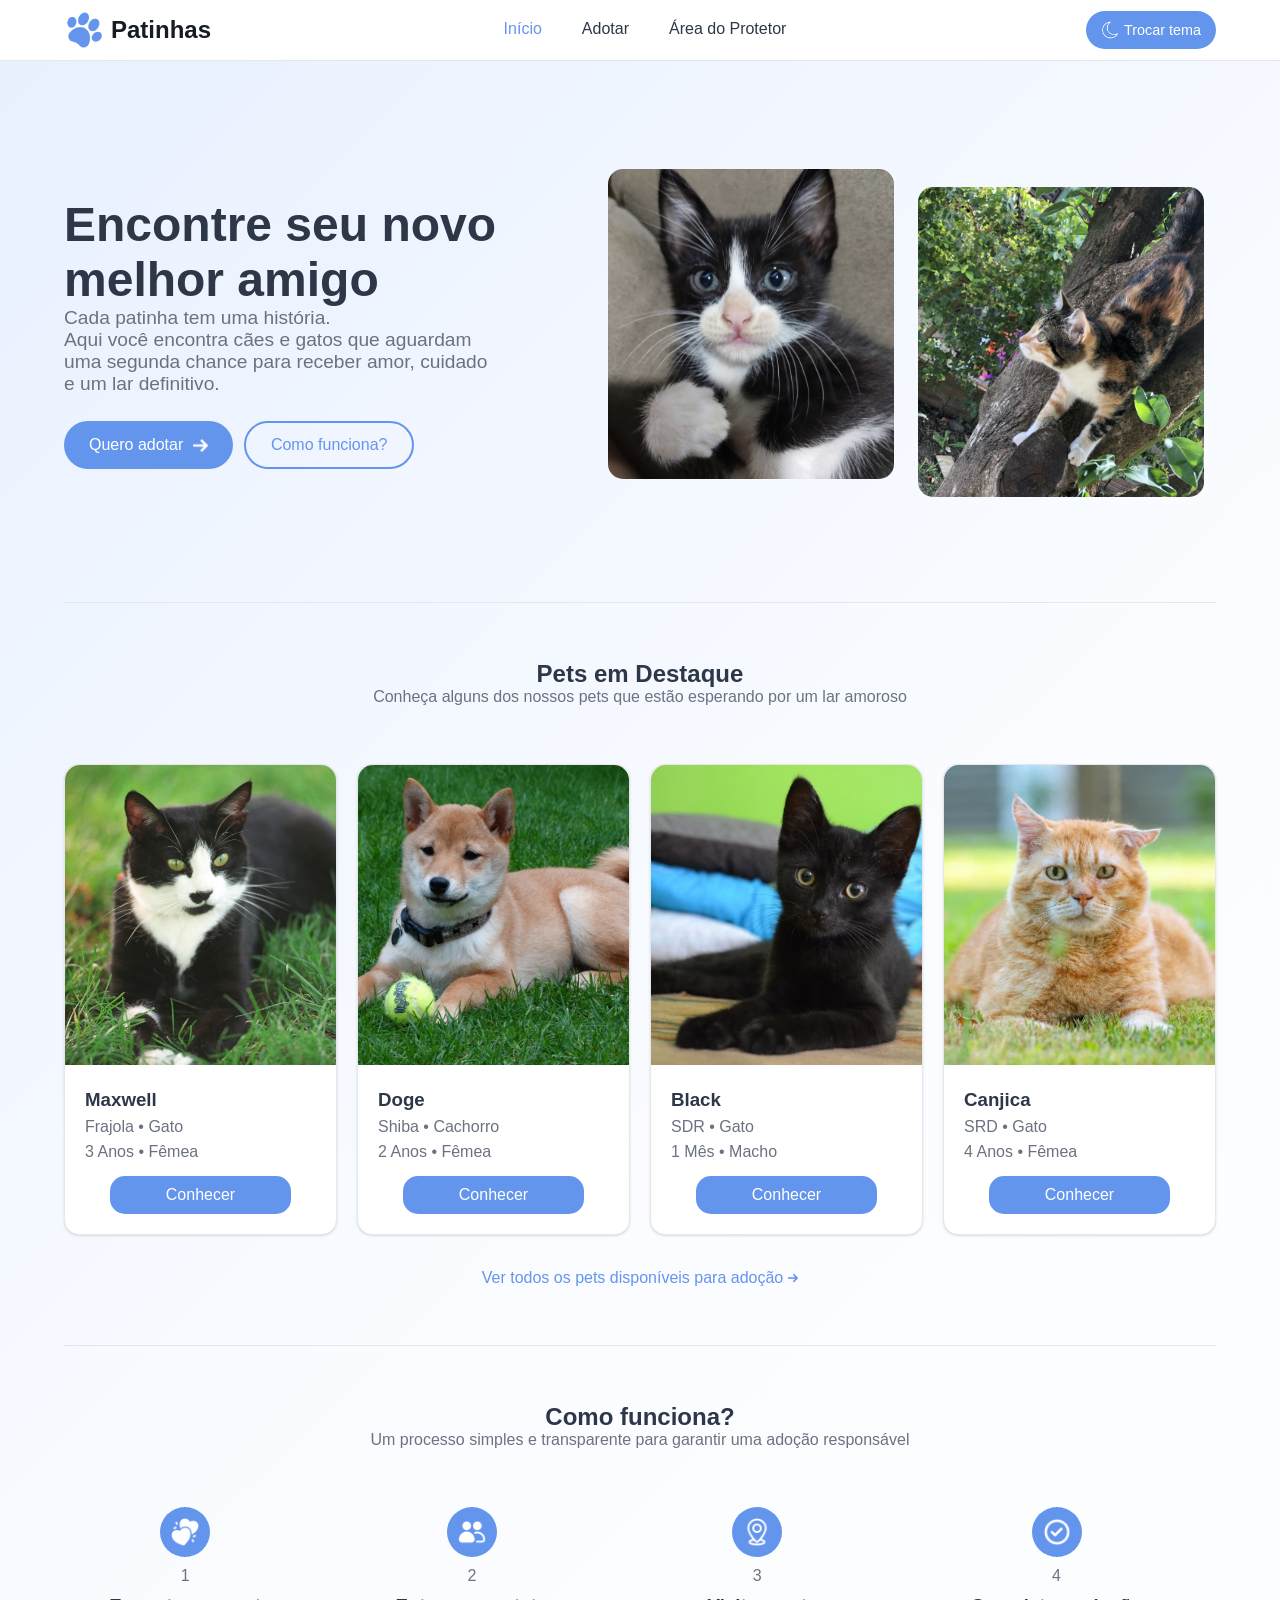
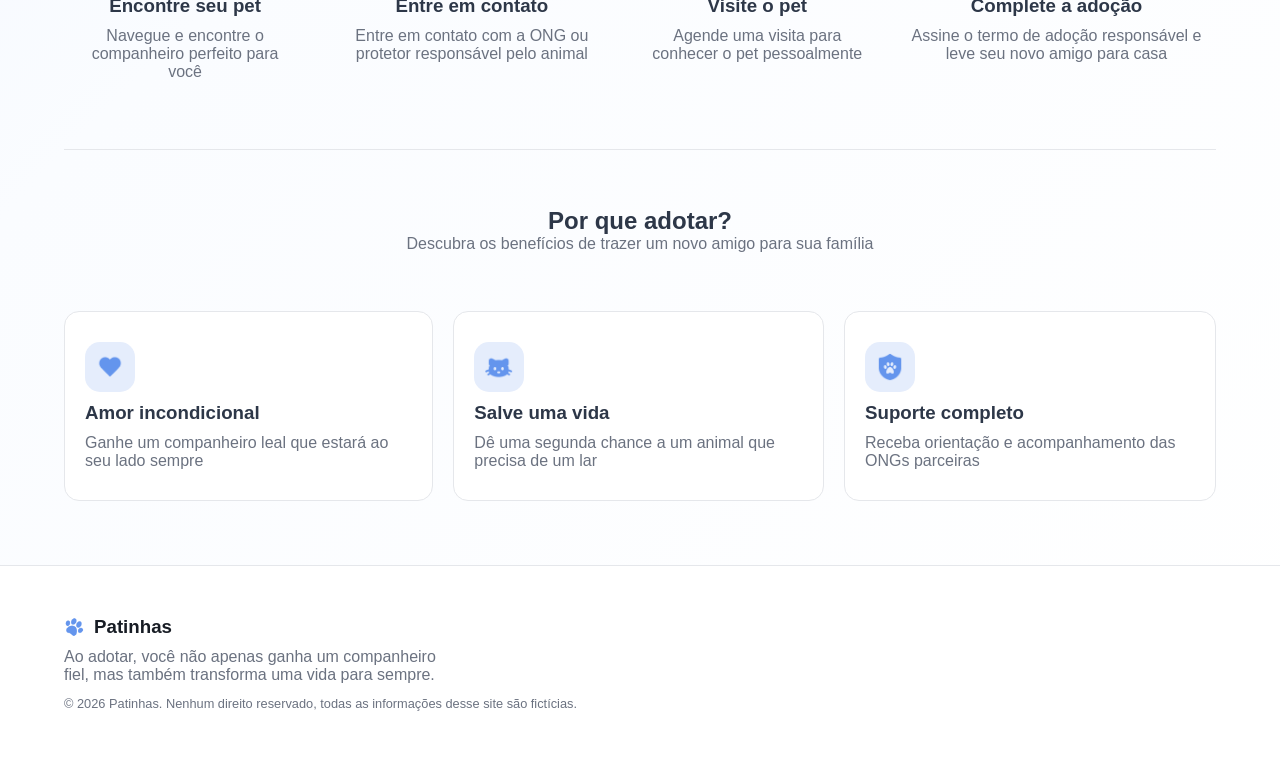
<file: site/index.html>
<!DOCTYPE html>
<html lang="pt_BR">
<head>
    <meta charset="UTF-8">
    <meta name="viewport" content="width=device-width, initial-scale=1.0">
    <title>Início</title>
    <link rel="stylesheet" href="css/index.css">
    <link rel="shortcut icon" href="images/patinha.png" type="image/png">
</head>
<body>
    <header class="cabecalho">
        <div class="logo">
            <img src="images/patinha.png" alt="Logo Patinhas">
            <h1>Patinhas</h1>
        </div>

        <nav>
            <ul>
                <li><a href="index.html" id="ativo">Início</a></li>
                <li><a href="pages/adotar.html">Adotar</a></li>
                <li id="pc-li"><a href="pages/login.html">Área do Protetor</a></li>
                <li id="mobile-li"><a href="pages/login.html">Protetor</a></li>
            </ul>
        </nav>

        <div class="btn-tema" id="tema">
            <div class="btn-trocar-tema"></div>
            <span class="texto-trocar-tema">Trocar tema</span>
        </div>
    </header>
    <main>
        <article>
            <section class="intro">
                <div class="intro-conteudo">
                    <h1>Encontre seu novo<br>melhor amigo</h1>
                    <p>Cada patinha tem uma história.<br> Aqui você encontra cães e gatos que aguardam<br>uma segunda chance para receber amor, cuidado e um lar definitivo.</p>
                    <div class="btn-intro">
                        <a href="pages/adotar.html" class="btn-adotar">
                            <span>Quero adotar</span>
                            <img src="images/right-arrow.png" alt="Botão quero adotar">
                        </a>
                        <a href="#como-funciona" class="btn-como-funciona">
                            <span>Como funciona?</span>
                        </a>
                    </div>
                </div>

                <div class="intro-imagens">
                    <img src="images/pets/bartolomeu.jpg" alt="Barto">
                    <img src="images/pets/mimi.jpg" id="intro-img" alt="Mimizinha">
                </div>
            </section>

            <header class="titulos">
                <h1>Pets em Destaque</h1>
                <p>Conheça alguns dos nossos pets que estão esperando por um lar amoroso</p>
            </header>

            <section class="destaque">
                <div class="destaque-cards">
                    <img src="images/pets/maxwell.jpg" alt="Pet em destaque">
                    <div class="destaque-conteudo">
                        <h3>Maxwell</h3>
                        <p>Frajola • Gato</p>
                        <p>3 Anos • Fêmea</p>
                        <a href="pages/adotar.html" class="btn-conhecer">
                            <span>Conhecer</span>
                        </a>
                    </div>
                </div>

                <div class="destaque-cards">
                    <img src="images/pets/shiba-inu.webp" alt="Pet em destaque">
                    <div class="destaque-conteudo">
                        <h3>Doge</h3>
                        <p>Shiba • Cachorro</p>
                        <p>2 Anos • Fêmea</p>
                        <a href="pages/adotar.html" class="btn-conhecer">
                            <span>Conhecer</span>
                        </a>
                    </div>
                </div>

                <div class="destaque-cards">
                    <img src="images/pets/gato.avif" alt="Pet em destaque">
                    <div class="destaque-conteudo">
                        <h3>Black</h3>
                        <p>SDR • Gato</p>
                        <p>1 Mês • Macho</p>
                        <a href="pages/adotar.html" class="btn-conhecer">
                            <span>Conhecer</span>
                        </a>
                    </div>
                </div>

                
                <div class="destaque-cards">
                    <img src="images/pets/canjica.jpg" alt="Pet em destaque">
                    <div class="destaque-conteudo">
                        <h3>Canjica</h3>
                        <p>SRD • Gato</p>
                        <p>4 Anos • Fêmea</p>
                        <a href="pages/adotar.html" class="btn-conhecer">
                            <span>Conhecer</span>
                        </a>
                    </div>
                </div>
            </section>

            <div id="como-funciona"></div>

            <a href="pages/adotar.html" class="btn-disponiveis">
                <p>Ver todos os pets disponíveis para adoção</p>
                <img src="images/right-arrow-azul.png" class="Botão ver pets disponíveis">
            </a>

            <header class="titulos">
                <h1>Como funciona?</h1>
                <p>Um processo simples e transparente para garantir uma adoção responsável</p>
            </header>

            <section class="funciona">
                <div class="funciona-cards">
                    <div class="funciona-background">
                        <img src="images/coracao-icon.png" alt="Coração">
                    </div>
                    <p>1</p>
                    <h3>Encontre seu pet</h3>
                    <p>Navegue e encontre o companheiro perfeito para você</p>
                </div>
                <div class="funciona-cards">
                    <div class="funciona-background">
                        <img src="images/contato.png" alt="Contato">
                    </div>
                    <p>2</p>
                    <h3>Entre em contato</h3>
                    <p>Entre em contato com a ONG ou protetor responsável pelo animal</p>
                </div>
                <div class="funciona-cards">
                    <div class="funciona-background">
                        <img src="images/map-pin.png" alt="Mapa">
                    </div>
                    <p>3</p>
                    <h3>Visite o pet</h3>
                    <p>Agende uma visita para conhecer o pet pessoalmente</p>
                </div>
                <div class="funciona-cards">
                    <div class="funciona-background">
                        <img src="images/check.png" alt="Check">
                    </div>
                    <p>4</p>
                    <h3>Complete a adoção</h3>
                    <p>Assine o termo de adoção responsável e leve seu novo amigo para casa</p>
                </div>
            </section>

            <header class="titulos">
                <h1>Por que adotar?</h1>
                <p>Descubra os benefícios de trazer um novo amigo para sua família</p>
            </header>

            <section class="adotar">
                <div class="adotar-cards">
                    <div class="adotar-background">
                        <img src="images/coracao-azul.png" alt="Coração azul">
                    </div>
                    <h3>Amor incondicional</h3>
                    <p>Ganhe um companheiro leal que estará ao seu lado sempre</p>
                </div>
                <div class="adotar-cards">
                    <div class="adotar-background">
                        <img src="images/pets.png" class="Gatinho">
                    </div>
                    <h3>Salve uma vida</h3>
                    <p>Dê uma segunda chance a um animal que precisa de um lar</p>
                </div>
                <div class="adotar-cards">
                    <div class="adotar-background">
                        <img src="images/suporte.png" class="Suporte">
                    </div>
                    <h3>Suporte completo</h3>
                    <p>Receba orientação e acompanhamento das ONGs parceiras</p>
                </div>
            </section>
        </article>
    </main>

    <footer>
        <header>
            <img src="images/patinha.png" alt="Logo">
            <h3>Patinhas</h3>
        </header>
        <p>Ao adotar, você não apenas ganha um companheiro<br>fiel, mas também transforma uma vida para sempre.</p>
        <span>© 2026 Patinhas. Nenhum direito reservado, todas as informações desse site são fictícias.</span>
    </footer>

    <script src="js/tema.js"></script>
</body>
</html>
</file>
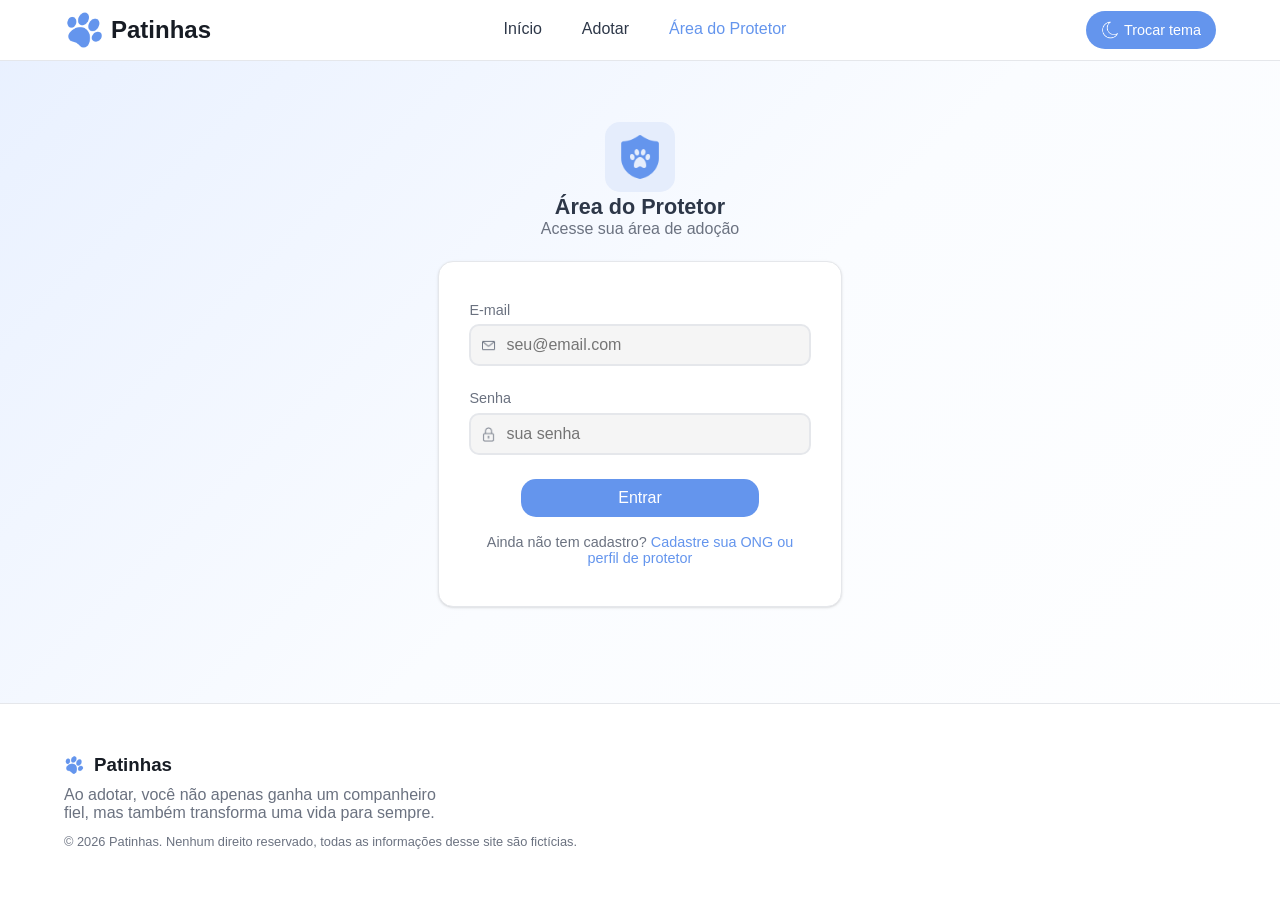
<file: site/pages/adotar-protetor.html>
<!DOCTYPE html>
<html lang="pt_BR">
<head>
    <meta charset="UTF-8">
    <meta name="viewport" content="width=device-width, initial-scale=1.0">
    <title>Área do Protetor | Cadastro</title>
    <link rel="stylesheet" href="../css/adotar.css">
    <link rel="shortcut icon" href="../images/patinha.png" type="image/png">
</head>
<body>
    <header class="cabecalho">
        <div class="logo">
            <img src="../images/patinha.png" alt="Logo Patinhas">
            <h1>Patinhas</h1>
        </div>

        <nav>
            <ul>
                <li><a href="../index.html">Início</a></li>
                <li><a href="adotar.html">Adotar</a></li>
                <li id="pc-li"><a href="login.html"  id="ativo">Área do Protetor</a></li>
                <li id="mobile-li"><a href="login.html" id="ativo">Protetor</a></li>
            </ul>
        </nav>

        <div class="btn">
            <div class="btn-tema" id="tema">
                <div class="btn-trocar-tema"></div>
                <span>Trocar tema</span>
            </div>

            <div id="btn-sair">
                <img src="../images/sair.png">
                <span>Sair</span>
            </div>
        </div>

    </header>
    <main>
        <article>
            <header class="titulos griffin">
                <h1 class="ocultar-titulo">Gerenciar pets para Adoção</h1>
                <p class="ocultar-titulo">Cadastre e remova pets que estão para adoção</p>

                <h1 class="ocultar">Entre pelo computador!</h1>
                <p class="ocultar">Poupei minha sanidade e desisti de adaptar essa página para celular.</p>
                <img src="https://media4.giphy.com/media/v1.Y2lkPTc5MGI3NjExN3VteW5hN2M1NXVjZzRmcTkyYWJsYndwaGZncXYzZTA4NXl1ZTI1biZlcD12MV9pbnRlcm5hbF9naWZfYnlfaWQmY3Q9Zw/yYSSBtDgbbRzq/giphy.gif" class="ocultar-img">
            </header>

            <div class="adotar-cards">
                <button class="btn-excluir"></button>
            </div>

            <div id="cadastrar">+</div>

        </article>
    </main>
    

    <div id="fundo">
        <form id="cadastro">
            <h1>Cadastrar pet</h1>
            <div class="cadastro-linha">
                <div class="cadastro-conteudo">
                    <label for="nome">Nome</label>
                    <input type="text" placeholder="Ex: Rex" id="nome" required>
                </div>  

                <div class="cadastro-conteudo">
                    <label for="especie">Espécie</label>
                    <select name="especie" id="especie" required>
                        <option value="Cachorro">Cachorro</option>
                        <option value="Gato">Gato</option>
                        <option value="Jacare">Jacaré</option>
                        <option value="Roedor">Roedor</option>
                        <option value="Dragao">Dragão</option>
                    </select>
                </div>     

                <div class="cadastro-conteudo">
                    <label for="sexo">Sexo</label>
                    <select name="sexo" id="sexo" required>
                        <option value="Macho">Macho</option>
                        <option value="Fêmea">Fêmea</option>
                    </select>
                </div>     
            </div>
            
            <div class="cadastro-linha">
                <div class="cadastro-conteudo">
                    <label for="raca">Raça</label>
                    <input type="text" placeholder="Ex: Shiba, SDR" name="raca" id="raca" required>
                </div> 

                <div class="cadastro-conteudo">
                    <label for="idade">Idade</label>
                    <input type="text" placeholder="Ex: 2 Meses" name="idade" id="idade" required>
                </div>
            </div>

            <div class="cadastro-conteudo">
                <label for="contato">Contatos</label>
                <input type="email" placeholder="E-mail para contato" name="contato" id="contato" required>
            </div>

            <div class="cadastro-conteudo">
                <label for="url">URL da foto</label>
                <input type="url" placeholder="https://exemplo.com/foto.jpg" name="url" id="url" required>
            </div>

            <div class="botoes">
                <input type="submit" value="Cadastrar" id="btn-cadastro">
                <button id="btn-cancelar">Cancelar</button>
            </div>
        </form>
    </div>

    <footer>
        <header>
            <img src="../images/patinha.png" alt="Logo">
            <h3>Patinhas</h3>
        </header>
        <p>Ao adotar, você não apenas ganha um companheiro<br>fiel, mas também transforma uma vida para sempre.</p>
        <span>© 2026 Patinhas. Nenhum direito reservado, todas as informações desse site são fictícias.</span>
    </footer>
    <script src="../js/tema.js"></script>
    <script src="../js/cadastro.js"></script>
</body>
</html>
</file>
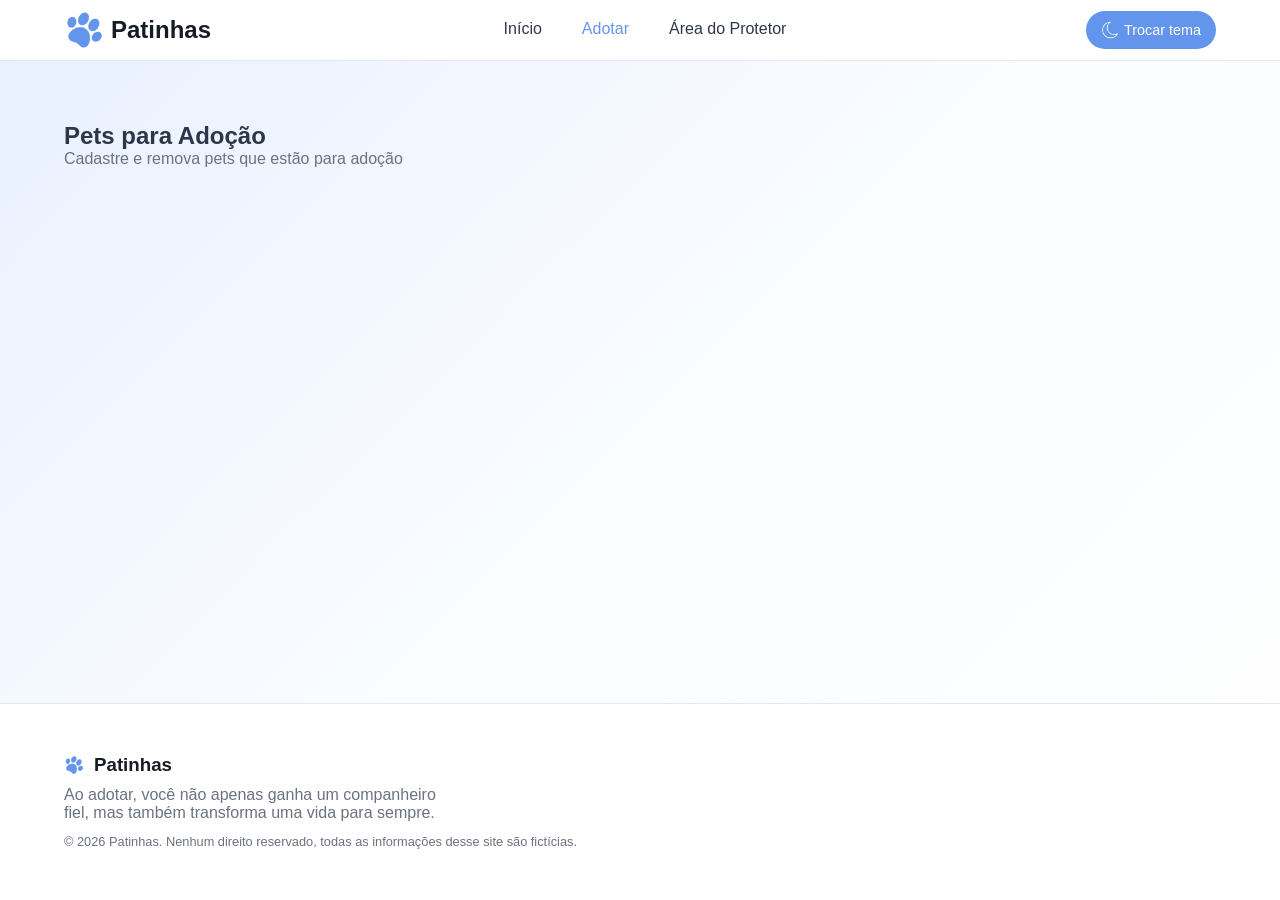
<file: site/pages/adotar.html>
<!DOCTYPE html>
<html lang="pt_BR">
<head>
    <meta charset="UTF-8">
    <meta name="viewport" content="width=device-width, initial-scale=1.0">
    <title>Adotar</title>
    <link rel="stylesheet" href="../css/adotar.css">
    <link rel="shortcut icon" href="../images/patinha.png" type="image/png">
</head>
<body>
    <header class="cabecalho">
        <div class="logo">
            <img src="../images/patinha.png" alt="Logo Patinhas">
            <h1>Patinhas</h1>
        </div>

        <nav>
            <ul>
                <li><a href="../index.html">Início</a></li>
                <li><a href="adotar.html" id="ativo">Adotar</a></li>
                <li id="pc-li"><a href="login.html">Área do Protetor</a></li>
                <li id="mobile-li"><a href="login.html">Protetor</a></li>
            </ul>
        </nav>

        <div class="btn-tema" id="tema">
            <div class="btn-trocar-tema"></div>
            <span>Trocar tema</span>
        </div>
    </header>
    <main>
        <article>
            <header class="titulos">
                <h1>Pets para Adoção</h1>
                <p>Cadastre e remova pets que estão para adoção</p>
            </header>

            <div class="adotar">
                <div class="adotar-cards"></div>
            </div>
        </article>
    </main>

    <footer>
        <header>
            <img src="../images/patinha.png" alt="Logo">
            <h3>Patinhas</h3>
        </header>
        <p>Ao adotar, você não apenas ganha um companheiro<br>fiel, mas também transforma uma vida para sempre.</p>
        <span>© 2026 Patinhas. Nenhum direito reservado, todas as informações desse site são fictícias.</span>
    </footer>

    <script src="../js/tema.js"></script>
    <script src="../js/pets.js"></script>
</body>
</html>
</file>
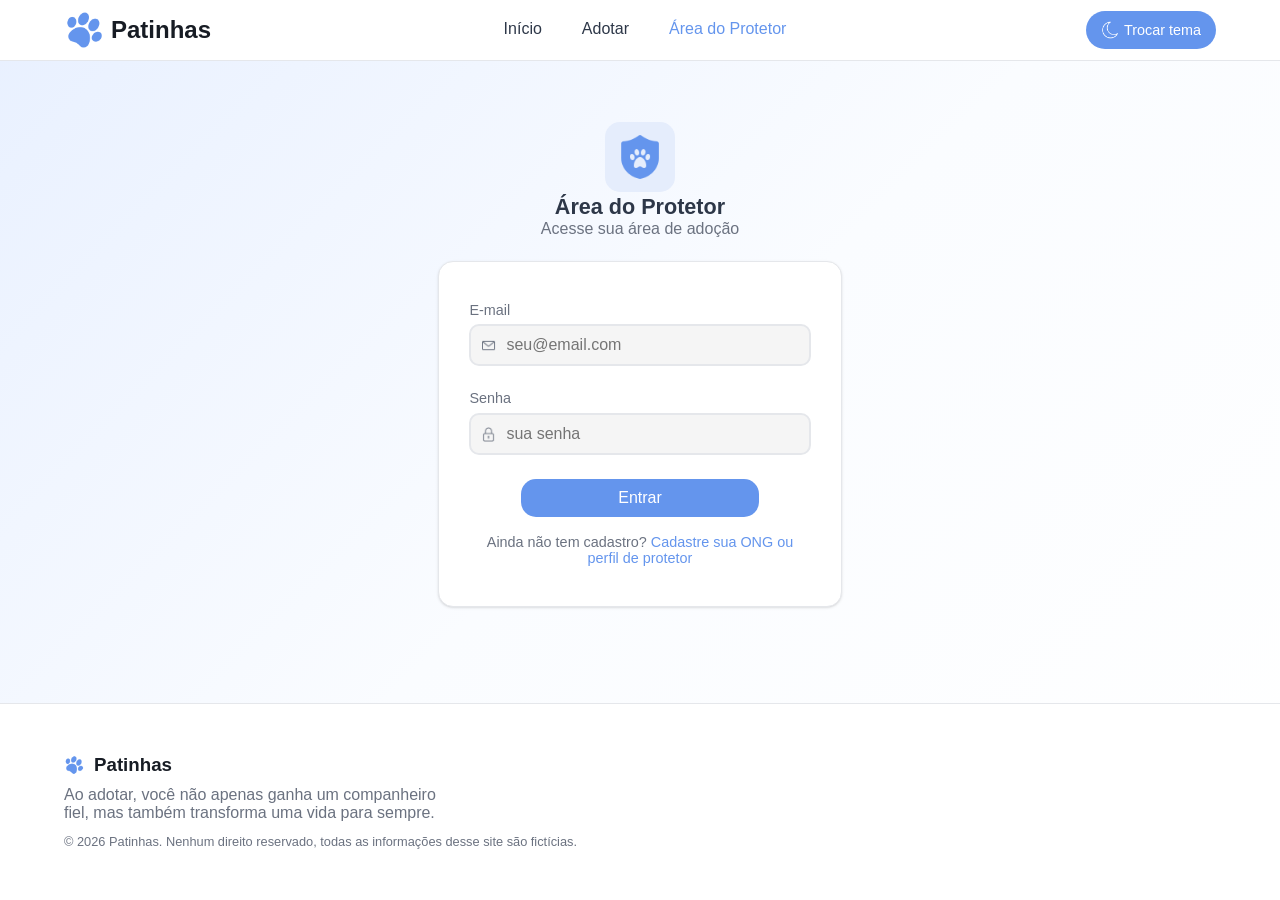
<file: site/pages/login.html>
<!DOCTYPE html>
<html lang="pt_BR">
<head>
    <meta charset="UTF-8">
    <meta name="viewport" content="width=device-width, initial-scale=1.0">
    <title>Área do Protetor | Login</title>
    <link rel="stylesheet" href="../css/login.css">
    <link rel="shortcut icon" href="../images/patinha.png" type="image/png">
</head>
<body>
    <header class="cabecalho">
        <div class="logo">
            <img src="../images/patinha.png" alt="Logo Patinhas">
            <h1>Patinhas</h1>
        </div>

        <nav>
            <ul>
                <li><a href="../index.html">Início</a></li>
                <li><a href="adotar.html">Adotar</a></li>
                <li id="pc-li"><a href="login.html" id="ativo">Área do Protetor</a></li>
                <li id="mobile-li"><a href="login.html" id="ativo">Protetor</a></li>
            </ul>
        </nav>

        <div class="btn-tema" id="tema">
            <div class="btn-trocar-tema"></div>
            <span>Trocar tema</span>
        </div>
    </header>
    <main>
        <article>
            <header class="protetor-info">
                <div class="protetor-background">
                    <img src="../images/suporte.png">
                </div>
                <h1>Área do Protetor</h1>
                <p>Acesse sua área de adoção</p>
            </header>

            <form id="login">
                <div class="login-conteudo">
                    <label for="email">E-mail</label>
                    <div class="login-input">
                        <img src="../images/email.png">
                        <input type="email" placeholder="seu@email.com" name="email" id="email" required>
                    </div>
                </div>

                <div class="login-conteudo">
                    <label for="senha">Senha</label>
                    <div class="login-input">
                        <img src="../images/senha.png">
                        <input type="password" placeholder="sua senha" name="senha" id="senha" required>
                    </div>
                </div>

                <input id="btn-login" type="submit" value="Entrar">

                <div class="cadastro">
                    <span>Ainda não tem cadastro?</span>
                    <a href="registrar.html">Cadastre sua ONG ou perfil de protetor</a>
                </div>
            </form>
        </article>
    </main>

    <footer>
        <header>
            <img src="../images/patinha.png" alt="Logo">
            <h3>Patinhas</h3>
        </header>
        <p>Ao adotar, você não apenas ganha um companheiro<br>fiel, mas também transforma uma vida para sempre.</p>
        <span>© 2026 Patinhas. Nenhum direito reservado, todas as informações desse site são fictícias.</span>
    </footer>

    <script src="../js/login.js"></script>
    <script src="../js/tema.js"></script>
</body>
</html>
</file>
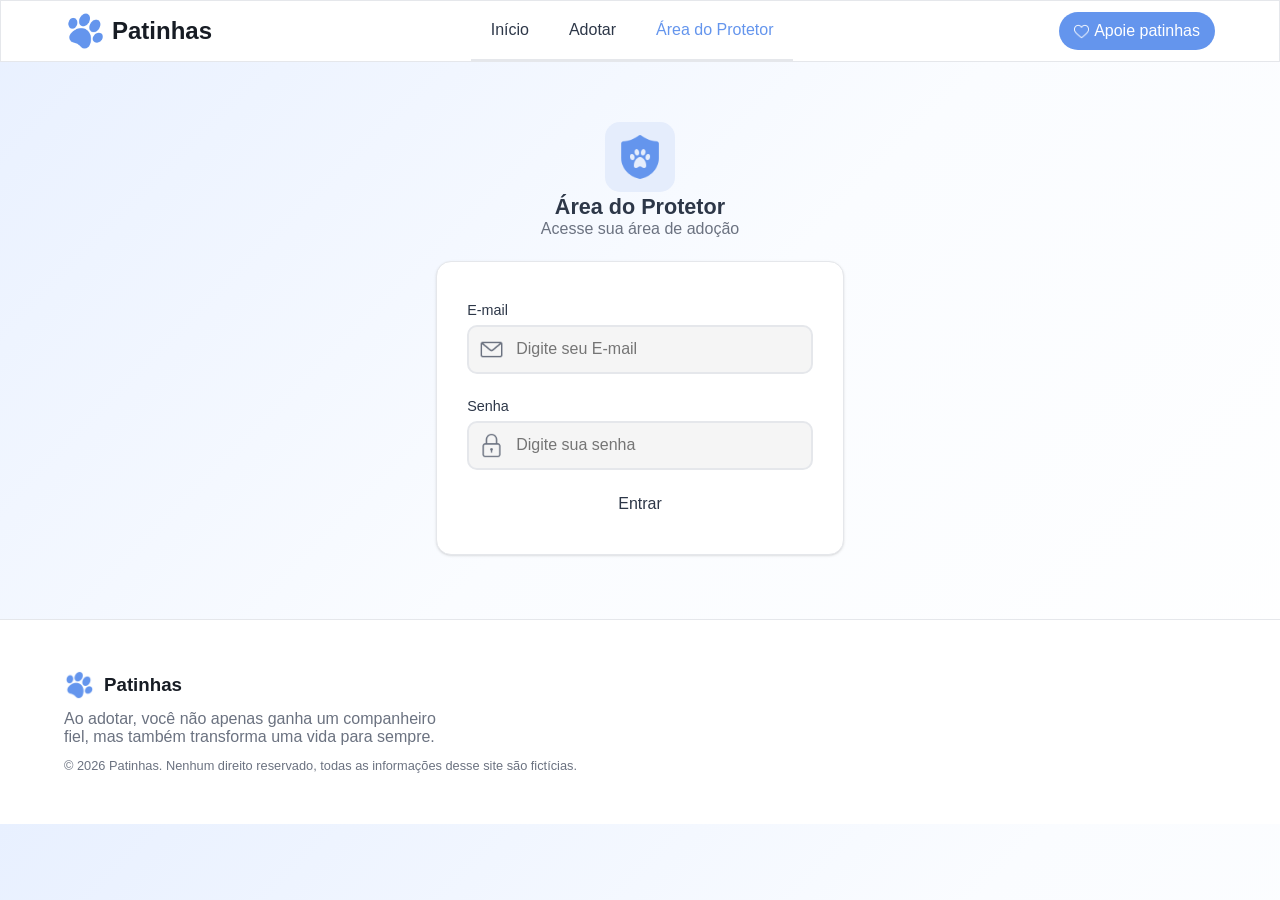
<file: site/pages/protetor-login.html>
<!DOCTYPE html>
<html lang="pt_BR">
<head>
    <meta charset="UTF-8">
    <meta name="viewport" content="width=device-width, initial-scale=1.0">
    <title>Patinhas - Início</title>
    <link rel="stylesheet" href="../css/protetor.css">
    <link rel="shortcut icon" href="../images/patinha.png" type="image/png">
</head>
<body>
    <header class="cabecalho">
        <div class="logo">
            <img src="../images/patinha.png" alt="Logo Patinhas">
            <h1>Patinhas</h1>
        </div>

        <nav>
            <ul>
                <li><a href="../index.html">Início</a></li>
                <li><a href="adotar.html">Adotar</a></li>
                <li id="pc-li"><a href="protetor-login.html" id="ativo">Área do Protetor</a></li>
                <li id="mobile-li"><a href="protetor-login.html" id="ativo">Protetor</a></li>
            </ul>
        </nav>

        <a href="#" class="btn-apoie">
            <div class="btn-apoie-cora"></div>
            <span>Apoie patinhas</span>
        </a>
    </header>
    <main>
        <article>
            <header class="protetor-info">
                <div class="protetor-background">
                    <img src="../images/suporte.png">
                </div>
                <h1>Área do Protetor</h1>
                <p>Acesse sua área de adoção</p>
            </header>

            <form class="login">
                <section class="login-conteudo">
                    <label>E-mail</label>
                    <div class="login-input">
                        <img src="../images/email.png">
                        <input type="text" placeholder="Digite seu E-mail" required>
                    </div>
                </section>

                <section class="login-conteudo">
                    <label>Senha</label>
                    <div class="login-input">
                        <img src="../images/senha.png">
                        <input type="password" placeholder="Digite sua senha" required>
                    </div>
                </section>

                <input type="submit" value="Entrar">
            </form>
        </article>
    </main>

    <footer>
        <header>
            <img src="../images/patinha.png" alt="Logo">
            <h3>Patinhas</h3>
        </header>
        <p>Ao adotar, você não apenas ganha um companheiro<br>fiel, mas também transforma uma vida para sempre.</p>
        <span>© 2026 Patinhas. Nenhum direito reservado, todas as informações desse site são fictícias.</span>
    </footer>

    <script src="../js/login.js"></script>
</body>
</html>
</file>
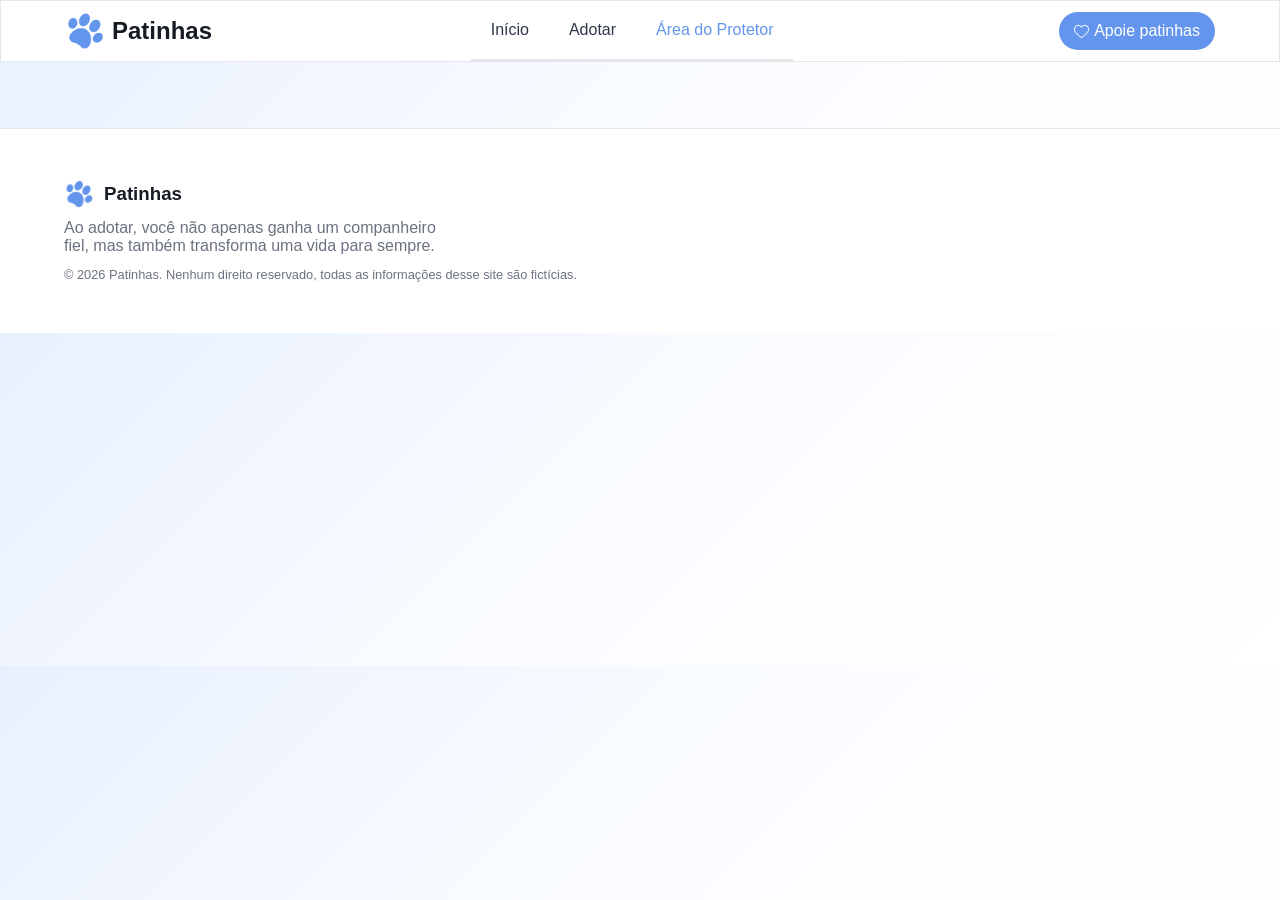
<file: site/pages/protetor.html>
<!DOCTYPE html>
<html lang="pt_BR">
<head>
    <meta charset="UTF-8">
    <meta name="viewport" content="width=device-width, initial-scale=1.0">
    <title>Patinhas - Início</title>
    <link rel="stylesheet" href="../css/protetor.css">
    <link rel="shortcut icon" href="../images/patinha.png" type="image/png">
</head>
<body>
    <header class="cabecalho">
        <div class="logo">
            <img src="../images/patinha.png" alt="Logo Patinhas">
            <h1>Patinhas</h1>
        </div>

        <nav>
            <ul>
                <li><a href="../index.html">Início</a></li>
                <li><a href="adotar.html">Adotar</a></li>
                <li id="pc-li"><a href="protetor.html" id="ativo">Área do Protetor</a></li>
                <li id="mobile-li"><a href="protetor.html" id="ativo">Protetor</a></li>
            </ul>
        </nav>

        <a href="#" class="btn-apoie">
            <div class="btn-apoie-cora"></div>
            <span>Apoie patinhas</span>
        </a>
    </header>
    <main>
        <article>

        </article>
    </main>

    <footer>
        <header>
            <img src="../images/patinha.png" alt="Logo">
            <h3>Patinhas</h3>
        </header>
        <p>Ao adotar, você não apenas ganha um companheiro<br>fiel, mas também transforma uma vida para sempre.</p>
        <span>© 2026 Patinhas. Nenhum direito reservado, todas as informações desse site são fictícias.</span>
    </footer>
</body>
</html>
</file>
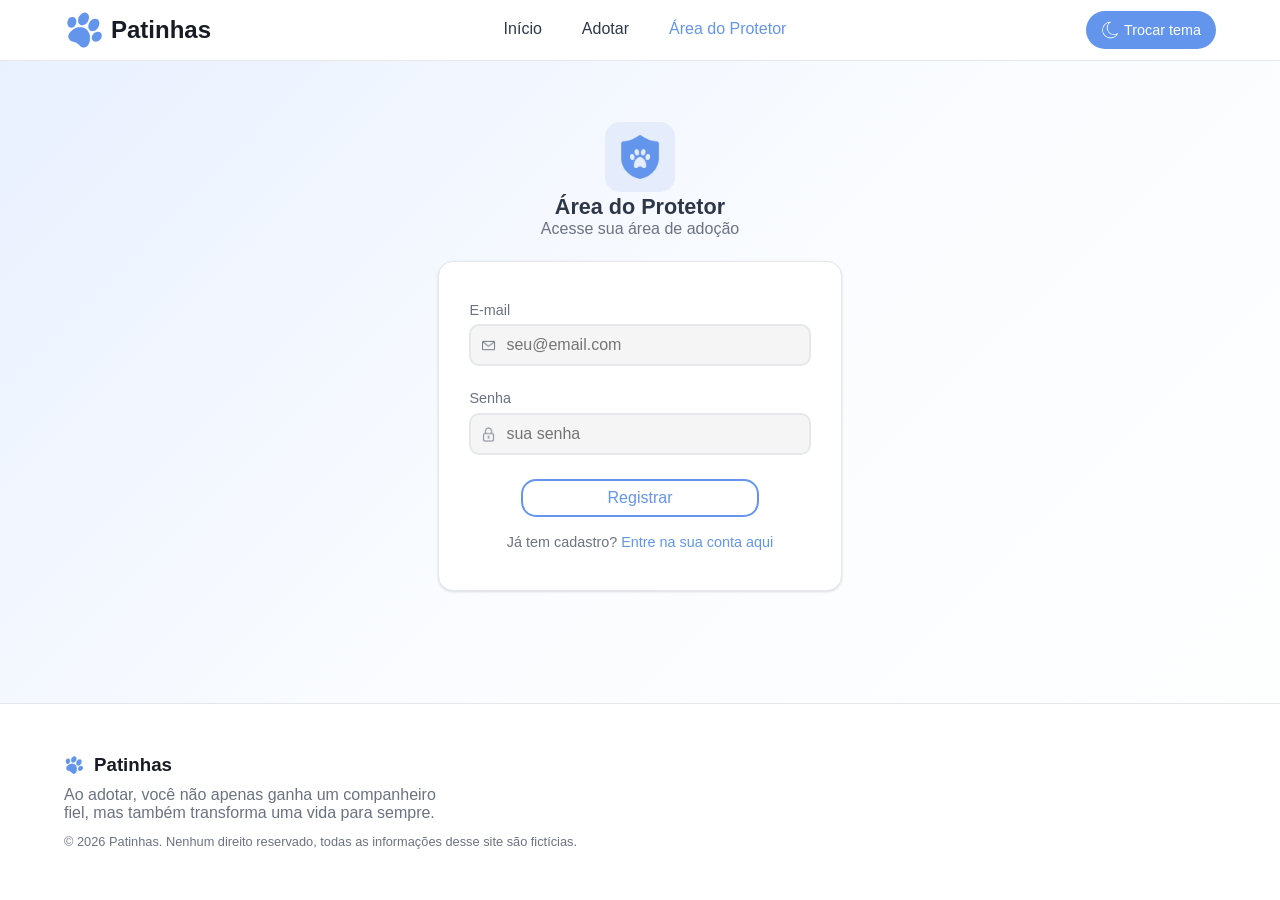
<file: site/pages/registrar.html>
<!DOCTYPE html>
<html lang="pt_BR">
<head>
    <meta charset="UTF-8">
    <meta name="viewport" content="width=device-width, initial-scale=1.0">
    <title>Área do Protetor | Registro</title>
    <link rel="stylesheet" href="../css/login.css">
    <link rel="shortcut icon" href="../images/patinha.png" type="image/png">
</head>
<body>
    <header class="cabecalho">
        <div class="logo">
            <img src="../images/patinha.png" alt="Logo Patinhas">
            <h1>Patinhas</h1>
        </div>

        <nav>
            <ul>
                <li><a href="../index.html">Início</a></li>
                <li><a href="adotar.html">Adotar</a></li>
                <li id="pc-li"><a href="login.html" id="ativo">Área do Protetor</a></li>
                <li id="mobile-li"><a href="login.html" id="ativo">Protetor</a></li>
            </ul>
        </nav>

        <div class="btn-tema" id="tema">
            <div class="btn-trocar-tema"></div>
            <span>Trocar tema</span>
        </div>
    </header>
    <main>
        <article>
            <header class="protetor-info">
                <div class="protetor-background">
                    <img src="../images/suporte.png">
                </div>
                <h1>Área do Protetor</h1>
                <p>Acesse sua área de adoção</p>
            </header>

            <form id="login">
                <div class="login-conteudo">
                    <label for="email">E-mail</label>
                    <div class="login-input">
                        <img src="../images/email.png">
                        <input type="email" placeholder="seu@email.com" name="email" id="email" required>
                    </div>
                </div>

                <div class="login-conteudo">
                    <label for="senha">Senha</label>
                    <div class="login-input">
                        <img src="../images/senha.png">
                        <input type="password" placeholder="sua senha" name="senha" id="senha" required>
                    </div>
                </div>

                <input id="btn-registrar" type="submit" value="Registrar"></input>

                <div class="cadastro">
                    <span>Já tem cadastro?</span>
                    <a href="login.html">Entre na sua conta aqui</a>
                </div>
            </form>
        </article>
    </main>

    <footer>
        <header>
            <img src="../images/patinha.png" alt="Logo">
            <h3>Patinhas</h3>
        </header>
        <p>Ao adotar, você não apenas ganha um companheiro<br>fiel, mas também transforma uma vida para sempre.</p>
        <span>© 2026 Patinhas. Nenhum direito reservado, todas as informações desse site são fictícias.</span>
    </footer>

    <script src="../js/registrar.js"></script>
    <script src="../js/tema.js"></script>
</body>
</html>
</file>
<file: site/css/index.css>
:root {
    --cor-principal-50: #e5edfc;
    --cor-principal-300: #98b8f3;
    --cor-principal-500: #6495ed;
    --cor-principal-600: #3271e7;
    --cor-titulo-500: #2D3748;
    --cor-titulo-800: #171c24;
    --cor-texto: #6B7280;
    --cor-bordas: #e5e7eb;
    --cor-bordas-escuras: #2D2D2D;
    --header-escuro: #1E1E1E;
    --confirmar: #008000;
    --erro: #ff0000;
}

* {
    margin: 0;
    padding: 0;
    box-sizing: border-box;
    scroll-behavior: smooth;
}

a {
    color: inherit;
    text-decoration: none;
}

#ativo {
    color: var(--cor-principal-500);
}

html, body {
    min-height: 100%;
}

main {
    flex: 1;
}

body {
    font-family: Arial, sans-serif;
    min-height: 100vh;
    background: linear-gradient(135deg, #E8F0FF 0%, #FAFCFF 50%, #FFFFFF 100%);
    background-repeat: no-repeat;
    background-size: cover;
    user-select: none;
    display: flex;
    flex-direction: column;
}

body.modo-escuro {
    background: #121212;
}

.cabecalho {
    position: fixed;
    display: flex;
    width: 100%;
    top: 0;
    left: 0;
    font-size: 1rem;
    padding-inline: 5%;
    justify-content: space-between;
    align-items: center;
    box-sizing: border-box;
    border-bottom: 1px solid var(--cor-bordas);
    background-color: white;
}

body.modo-escuro .cabecalho {
    background-color: var(--header-escuro);
    border-bottom: 1px solid var(--cor-bordas-escuras);
}

.logo {
    display: flex;
    align-items: center;
}

.logo img {
    width: 40px;
}

.logo h1 {
    color: var(--cor-titulo-800);
    font-size: 1.5rem;
    padding-left: 5%;
}

body.modo-escuro .logo h1 {
    color: var(--cor-principal-50);
}

#mobile-li {
    display: none;
}

nav {
    color: var(--cor-titulo-500);
}

body.modo-escuro nav {
    color: var(--cor-principal-50);
}

nav ul {
    display: flex;
    list-style: none;
    margin: 0;
    padding: 0;
}

nav ul li {
    padding: 20px;
    padding-inline: 20px;
    border-bottom: 2px solid #ffffff00;
    transition: all 0.1s ease-out;
}

nav ul li:hover {
    color: var(--cor-principal-500);
    border-bottom: 2px solid var(--cor-principal-500);
    transition: all 0.1s ease-out;
}

.btn-tema {
    display: flex;
    justify-content: center;
    align-items: center;
    background-color: var(--cor-principal-500);
    color: white;
    border-radius: 50px;
    padding-block: 10px;
    padding-inline: 15px;
    transition: all 0.2s ease-out;
    font-size: 0.9rem;
}

.btn-tema:hover {
    background-color: var(--cor-principal-600);
    transition: all 0.2s ease-out;
    cursor: pointer;
}

.btn-trocar-tema {
    width: 18px;
    height: 18px;
    margin-right: 5px;
    background-image: url('../images/lua-crescente.png');
    background-size: contain;
    background-position: center;
    background-repeat: no-repeat;
    transition: all 0.2s ease-out;
}

.btn-tema:hover .btn-trocar-tema {
    background-image: url('../images/lua-crescente-ativa.png');
    transition: all 0.2s ease-out;
}

body.modo-escuro .btn-trocar-tema {
    background-image: url('../images/sol.png');
    transition: all 0.2s ease-out;
}

body.modo-escuro .btn-tema:hover .btn-trocar-tema {
    background-image: url('../images/sol-ativo.png');
    transition: all 0.2s ease-out;
}

article {
    padding: 5%;
}

.intro {
    display: flex;
    justify-content: space-evenly;
    align-items: center;
    padding-block: 8%;
    border-bottom: 1px solid var(--cor-bordas);
}

body.modo-escuro .intro {
    border-bottom: 1px solid var(--cor-bordas-escuras);
}

.intro-conteudo {
    display: flex;
    flex-direction: column;
}

.intro-conteudo h1 {
    color: var(--cor-titulo-500);
    font-size: 3rem;
}

body.modo-escuro .intro-conteudo h1 {
    color: var(--cor-principal-500);
}

.intro-conteudo p {
    color: var(--cor-texto);
    font-size: 1.2rem;
    width: 80%;
}

body.modo-escuro .intro-conteudo p {
    color: var(--cor-principal-50);
}

.btn-intro {
    display: flex;
    align-items: center;
    margin-top: 5%;
    font: 1rem;
}

.btn-adotar {
    display: flex;
    align-items: center;
    justify-content: center;
    padding-block: 15px;
    padding-inline: 25px;
    border-radius: 50px;
    background-color: var(--cor-principal-500);
    color: white;
    transition: all 0.2s ease-out;
}

.btn-adotar img {
    width: 25px;
    padding-left: 10px;
}

.btn-adotar:hover {
    background-color: var(--cor-principal-600);
    transition: all 0.2s ease-out;   
}

.btn-como-funciona {
    display: flex;
    align-items: center;
    justify-content: center;
    border: 2px solid var(--cor-principal-500);
    color: var(--cor-principal-500);
    padding-block: 13px;
    padding-inline: 25px;
    border-radius: 50px;
    margin-left: 2%;
    transition: all 0.2s ease-out;
}

.btn-como-funciona:hover {
    background-color: var(--cor-principal-600);
    border: 2px solid var(--cor-principal-600);
    color: white;
    transition: all 0.2s ease-out;
}

.intro-imagens {
    display: flex;
    flex-wrap: nowrap;
}

.intro-imagens img {
    width: 310px;
    height: 310px;
    object-fit: cover;
    border-radius: 15px;
    margin: 2%;
}

#intro-img {
    margin-top: 5%;
}

.titulos {
    text-align: center;
    margin: 5%;
    color: var(--cor-titulo-500);
}

.titulos p {
    color: var(--cor-texto);
}

body.modo-escuro .titulos {
    color: var(--cor-principal-500);
}

body.modo-escuro .titulos p {
    color: var(--cor-principal-50);
}

.destaque {
    display: flex;
    flex-direction: row;
    justify-content: center;
    gap: 20px;
}

.destaque-cards {
    width: 25%;
    height: auto;
    border: 1px solid #e5e7eb;
    border-radius: 15px;
    background-color: white;
    box-shadow: 0 1px 3px 0 rgb(0 0 0 / 0.1), 0 1px 2px -1px rgb(0 0 0 / 0.1);
}

body.modo-escuro .destaque-cards {
    border: 1px solid var(--cor-bordas-escuras);
    background-color: var(--header-escuro);
}

.destaque-cards img {
    width: 100%;
    height: 300px;
    object-fit: cover;
    border-radius: 15px 15px 0 0;
}

.destaque-conteudo {
    padding: 20px;
    color: var(--cor-titulo-500);
}

body.modo-escuro .destaque-conteudo {
    color: var(--cor-principal-500);
}

.destaque-conteudo p {
    padding-top: 3%;
    color: var(--cor-texto);
}

body.modo-escuro .destaque-conteudo p{
    color: var(--cor-principal-50);
}

.btn-conhecer {
    display: flex;
    justify-content: center;
    align-items: center;
    background-color: var(--cor-principal-500);
    color: white;
    padding-block: 10px;
    margin-inline: 25px;
    margin-top: 15px;
    border-radius: 15px;
    transition: all 0.2s ease-out;
}

.btn-conhecer:hover {
    background-color: var(--cor-principal-600);
    transition: all 0.2s ease-out;
}

.btn-disponiveis {
    display: flex;
    justify-content: center;
    align-items: center;
    padding-top: 3%;
    padding-bottom: 5%;
    color: var(--cor-principal-500);
    border-bottom: 1px solid var(--cor-bordas);
}

body.modo-escuro .btn-disponiveis {
    border-bottom: 1px solid var(--cor-bordas-escuras);
}

.btn-disponiveis img {
    width: 15px;
    padding-left: 5px;
}

.btn-disponiveis:hover {
    color: var(--cor-principal-600);
    text-decoration: underline;
}

.funciona {
    display: flex;
    flex-direction: row;
    justify-content: space-between;
    gap: 20px;
    border-bottom: 1px solid var(--cor-bordas);
    padding-bottom: 5%;
}

body.modo-escuro .funciona {
    border-bottom: 1px solid var(--cor-bordas-escuras);
}

.funciona-cards {
    display: flex;
    flex-direction: column;
    align-items: center;
    text-align: center;
    color: var(--cor-titulo-500);
}

body.modo-escuro .funciona-cards {
    color: var(--cor-principal-500);
}

.funciona-background {
    display: flex;
    justify-content: center;
    align-items: center;
    background-color: var(--cor-principal-500);
    border-radius: 100%;
    width: 50px;
    height: 50px;
}

.funciona-background img {
    width: 30px;
    height: 30px;
}

.funciona-cards p {
    margin: 10px;
    color: var(--cor-texto);
}

body.modo-escuro .funciona-cards p {
    color: var(--cor-principal-50);
}

.adotar {
    display: flex;
    flex-direction: row;
    justify-content: space-between;
    gap: 20px;
}

.adotar-cards {
    display: flex;
    flex-direction: column;
    justify-content: center;
    border: 1px solid var(--cor-bordas);
    border-radius: 15px;
    background-color: white;
    color: var(--cor-titulo-500);
    padding: 20px;
}

body.modo-escuro .adotar-cards {
    border: 1px solid var(--cor-bordas-escuras);
    background-color: var(--header-escuro);
    color: var(--cor-principal-500);
}

.adotar-cards p {
    margin: 10px;
    margin-left: 0;
    color: var(--cor-texto);
}

body.modo-escuro .adotar-cards p {
    color: var(--cor-principal-50);
}

.adotar-background {
    display: flex;
    justify-content: center;
    align-items: center;
    background-color: var(--cor-principal-50);
    border-radius: 15px;
    margin: 10px;
    margin-left: 0;
    width: 50px;
    height: 50px;
}

.adotar-background img {
    width: 30px;
    height: 30px;
}

footer {
    font-size: 1rem;
    padding: 50px;
    padding-inline: 5%;
    align-items: center;
    border-top: 1px solid var(--cor-bordas);
    background-color: white;
}

body.modo-escuro footer {
    border-top: 1px solid var(--cor-bordas-escuras);
    background-color: var(--header-escuro);
}

footer header {
    display: flex;
    justify-content: baseline;
    align-items: center;
    color: var(--cor-titulo-800);
}

body.modo-escuro footer header {
    color: var(--cor-principal-50);
}

footer img {
    width: 30px;
    padding-right: 10px;
}

footer p {
    padding-block: 10px;
    color: var(--cor-texto);
}

footer span {
    font-size: 0.8rem;
    color: var(--cor-texto);
}

@media (max-width: 767px) {

    body {
        font-size: 14px;
    }

    .cabecalho {
        padding-inline: 1%;
        justify-content: center;
    }

    .logo h1 {
        display: none;
    }

    .intro-imagens {
        display: none;
    }

    #mobile-li {
        display: block;
    }

    #pc-li {
        display: none;
    }

    .btn-tema {
        display: none;
    }

    .intro {
        margin-top: 30%;
        padding-bottom: 30%;
        text-align: left;
        padding-inline: 5%;
    }

    .intro-conteudo h1 {
        font-size: 2.5rem;
    }

    .intro-conteudo p {
        width: 100%;
    }

    .btn-como-funciona {
        display: none;
    }

    .destaque {
        flex-direction: column;
        justify-self: center;
        align-items: center;
    }

    .destaque-cards {
        width: 100%;
    }

    .funciona {
        flex-direction: column;
        justify-content: center;
        align-items: center;
    }

    .funciona-cards {
        width: 100%;
    }

    .adotar {
        flex-direction: column;
        justify-content: center;
        align-items: center;
    }

    .adotar-cards {
        width: 90%;
    }

    footer {
        font-size: 0.8rem;
    }

    footer span {
        font-size: 0.7rem;
    }
}
</file>
<file: site/css/adotar.css>
:root {
    --cor-principal-50: #e5edfc;
    --cor-principal-300: #98b8f3;
    --cor-principal-500: #6495ed;
    --cor-principal-600: #3271e7;
    --cor-titulo-500: #2D3748;
    --cor-titulo-800: #171c24;
    --cor-texto: #6B7280;
    --cor-bordas: #e5e7eb;
    --cor-bordas-escuras: #2D2D2D;
    --header-escuro: #1E1E1E;
    --confirmar: #008000;
    --erro: #ff0000;
    --erro-hover: #d50000;
}

* {
    margin: 0;
    padding: 0;
    box-sizing: border-box;
    scroll-behavior: smooth;
}

a {
    color: inherit;
    text-decoration: none;
}

#ativo {
    color: var(--cor-principal-500);
}

html, body {
    height: 100%;
}

main {
    flex: 1;
}

body {
    font-family: Arial, sans-serif;
    background: #E8F0FF;
    background: linear-gradient(135deg, rgba(232, 240, 255, 1) 0%, rgba(250, 252, 255, 1) 50%, rgba(255, 255, 255, 1) 100%);
    background-repeat: no-repeat;
    user-select: none;
    min-height: 100vh;
    display: flex;
    flex-direction: column;
}

body.modo-escuro {
    background: #121212;
}

.ocultar {
    display: none;
}

.ocultar-img {
    display: none;
}

.cabecalho {
    position: fixed;
    display: flex;
    width: 100%;
    top: 0;
    left: 0;
    font-size: 1rem;
    padding-inline: 5%;
    justify-content: space-between;
    align-items: center;
    box-sizing: border-box;
    border-bottom: 1px solid var(--cor-bordas);
    background-color: white;
}

body.modo-escuro .cabecalho {
    background-color: var(--header-escuro);
    border-bottom: 1px solid var(--cor-bordas-escuras);
}

.logo {
    display: flex;
    align-items: center;
}

.logo img {
    width: 40px;
}

.logo h1 {
    color: var(--cor-titulo-800);
    font-size: 1.5rem;
    padding-left: 5%;
}

body.modo-escuro .logo h1 {
    color: var(--cor-principal-50);
}

#mobile-li {
    display: none;
}

nav {
    color: var(--cor-titulo-500);
}

body.modo-escuro nav {
    color: var(--cor-principal-50);
}

nav ul {
    display: flex;
    list-style: none;
    margin: 0;
    padding: 0;
}

nav ul li {
    padding: 20px;
    padding-inline: 20px;
    border-bottom: 2px solid #ffffff00;
    transition: all 0.1s ease-out;
}

nav ul li:hover {
    color: var(--cor-principal-500);
    border-bottom: 2px solid var(--cor-principal-500);
    transition: all 0.1s ease-out;
}


.btn {
    display: flex;
    align-items: center;
    justify-content: center;
}

#btn-sair {
    display: flex;
    justify-content: center;
    align-items: center;
    margin-left: 10px;
    background-color: var(--erro);
    color: white;
    border-radius: 50px;
    padding-block: 10px;
    padding-inline: 20px;
    transition: all 0.2s ease-out;
    font-size: 0.9rem;
}

#btn-sair img {
    width: 18px;
    margin-right: 5px;
}

#btn-sair:hover {
    background-color: var(--erro-hover);
    cursor: pointer;
}

.btn-tema {
    display: flex;
    justify-content: center;
    align-items: center;
    background-color: var(--cor-principal-500);
    color: white;
    border-radius: 50px;
    padding-block: 10px;
    padding-inline: 15px;
    transition: all 0.2s ease-out;
    font-size: 0.9rem;
}

.btn-tema:hover {
    background-color: var(--cor-principal-600);
    transition: all 0.2s ease-out;
    cursor: pointer;
}

.btn-trocar-tema {
    width: 18px;
    height: 18px;
    margin-right: 5px;
    background-image: url('../images/lua-crescente.png');
    background-size: contain;
    background-position: center;
    background-repeat: no-repeat;
    transition: all 0.2s ease-out;
}

.btn-tema:hover .btn-trocar-tema {
    background-image: url('../images/lua-crescente-ativa.png');
    transition: all 0.2s ease-out;
}

body.modo-escuro .btn-trocar-tema {
    background-image: url('../images/sol.png');
    transition: all 0.2s ease-out;
}

body.modo-escuro .btn-tema:hover .btn-trocar-tema {
    background-image: url('../images/sol-ativo.png');
    transition: all 0.2s ease-out;
}

article {
    padding: 5%;
}

.titulos {
    text-align: left;
    margin-top: 5%;
    margin-bottom: 2%;
    color: var(--cor-titulo-500);
}

.titulos p {
    color: var(--cor-texto);
}

body.modo-escuro .titulos {
    color: var(--cor-principal-500);
}

body.modo-escuro .titulos p {
    color: var(--cor-principal-50);
}

#cadastro {
    display: none;
    position: fixed;
    top: 50%;
    left: 50%;
    transform: translate(-50%, -50%);
    background-color: white;
    border: 1px solid var(--cor-bordas);
    border-radius: 15px;
    padding: 20px;
    width: 45%;
    z-index: 1000;
    display: flex;
    flex-direction: row;
}

body.modo-escuro #cadastro {
    background-color: var(--header-escuro);
    border: 1px solid var(--cor-bordas-escuras);
}

#cadastro h1 {
    color: var(--cor-titulo-500);
    margin-block: 2%;
    text-align: center;
}

body.modo-escuro #cadastro h1 {
    color: var(--cor-principal-500);
}

#cadastro label {
    color: var(--cor-texto);
    margin-top: 2%;
    text-align: center;
}

.cadastro-linha {
    display: flex;
    flex-direction: row;
    gap: 10px;
    align-items: center;
}

.cadastro-conteudo {
    display: flex;
    flex: 1;
    flex-direction: column;
    align-items: left;
}

.cadastro-conteudo input {
    outline: none;
    padding: 10px;
    border: 2px solid var(--cor-bordas);
    background-color: whitesmoke;
    color: var(--cor-texto);
    border-radius: 10px;
    margin-top: 2%;
    margin-bottom: 2%;
    font-size: 1rem;
    transition: all 0.2s ease-out;
}

.cadastro-conteudo input:focus-within {
    border: 2px solid var(--cor-principal-600);
}

body.modo-escuro .cadastro-conteudo input:focus-within {
    border: 2px solid var(--cor-principal-600);
}

.cadastro-conteudo select {
    outline: none;
    padding: 10px;
    border: 2px solid var(--cor-bordas);
    background-color: whitesmoke;
    color: var(--cor-texto);
    border-radius: 10px;
    margin-top: 2%;
    margin-bottom: 2%;
    font-size: 1rem;
    transition: all 0.2s ease-out;
}

select:focus-within {
    border: 2px solid var(--cor-principal-600);
}

body.modo-escuro select:focus-within {
    border: 2px solid var(--cor-principal-600);
}

body.modo-escuro .cadastro-conteudo input {
    border: 2px solid var(--cor-bordas-escuras);
    background-color: var(--header-escuro);
}

body.modo-escuro .cadastro-conteudo select {
    border: 2px solid var(--cor-bordas-escuras);
    background-color: var(--header-escuro);
}

.botoes {
    display: flex;
    justify-content: center;
    align-items: center;
    flex-direction: row;
    gap: 20px;
    margin-top: 2%;
}

#btn-cadastro {
    background-color: var(--cor-principal-500);
    color: white;
    font-size: 1rem;
    border: none;
    padding-block: 10px;
    border-radius: 15px;
    transition: all 0.2s ease-out;
    width: 30%;
}

#btn-cadastro:hover {
    background-color: var(--cor-principal-600);
    cursor: pointer;
    transition: all 0.2s ease-out;
}

#btn-cancelar {
    background-color: var(--erro);
    border: none;
    color: white;
    font-size: 1rem;
    padding-block: 10px;
    border-radius: 15px;
    transition: all 0.2s ease-out;
    width: 30%;
}

#btn-cancelar:hover {
    background-color: var(--erro-hover);
    cursor: pointer;
    transition: all 0.2s ease-out;
}

#cadastrar {
    position: fixed;
    display: flex;
    justify-content: center;
    align-items: center;
    bottom: 20px;
    right: 20px;
    background-color: var(--cor-principal-500);
    color: white;
    border: none;
    width: 50px;
    height: 50px;
    border-radius: 15px;
    transition: all 0.2s ease-out;
    font-size: 2rem;
}

#cadastrar:hover {
    background-color: var(--cor-principal-600);
    transition: all 0.2s ease-out;
    cursor: pointer;
}

#fundo {
    display: none;
    position: fixed;
    inset: 0;
    backdrop-filter: blur(5px);
    background-color: rgba(0, 0, 0, 0.2);
    z-index: 999;
}


.adotar-cards {
    display: flex;
    flex-direction: row;
    justify-content: flex-start;
    gap: 20px;
}

.card {
    width: 30%;
    height: auto;
    border: 1px solid #e5e7eb;
    border-radius: 15px;
    background-color: white;
    box-shadow: 0 1px 3px 0 rgb(0 0 0 / 0.1), 0 1px 2px -1px rgb(0 0 0 / 0.1);
}

body.modo-escuro .card {
    border: 1px solid var(--cor-bordas-escuras);
    background-color: var(--header-escuro);
}

.card img {
    width: 100%;
    height: 300px;
    object-fit: cover;
    border-radius: 15px 15px 0 0;
}

.card-conteudo {
    padding: 20px;
    color: var(--cor-titulo-500);
}


body.modo-escuro .card-conteudo {
    color: var(--cor-principal-500);
}

.card-conteudo p {
    padding-top: 1%;
    color: var(--cor-texto);
}

body.modo-escuro .card-conteudo p {
    color: var(--cor-principal-50);
}

.btn-excluir {
    display: flex;
    justify-content: center;
    align-items: center;
    background-color: var(--erro);
    color: white;
    padding-block: 10px;
    margin-inline: 25px;
    margin-top: 15px;
    border-radius: 15px;
    transition: all 0.2s ease-out;
}

.btn-excluir:hover {
    background-color: var(--erro-hover);
    transition: all 0.2s ease-out;
    cursor: pointer;
}

.btn-contato {
    display: flex;
    justify-content: center;
    align-items: center;
    background-color: var(--cor-principal-500);
    color: white;
    padding-block: 10px;
    margin-inline: 25px;
    margin-top: 15px;
    border-radius: 15px;
    transition: all 0.2s ease-out;
}

.btn-contato:hover {
    background-color: var(--cor-principal-600);
    transition: all 0.2s ease-out;
}

footer {
    font-size: 1rem;
    padding: 50px;
    padding-inline: 5%;
    align-items: center;
    border-top: 1px solid var(--cor-bordas);
    background-color: white;
}

body.modo-escuro footer {
    border-top: 1px solid var(--cor-bordas-escuras);
    background-color: var(--header-escuro);
}

footer header {
    display: flex;
    justify-content: baseline;
    align-items: center;
    color: var(--cor-titulo-800);
}

body.modo-escuro footer header {
    color: var(--cor-principal-50);
}

footer img {
    width: 30px;
    padding-right: 10px;
}

footer p {
    padding-block: 10px;
    color: var(--cor-texto);
}

footer span {
    font-size: 0.8rem;
    color: var(--cor-texto);
}
@media (max-width: 767px) {

    body {
        font-size: 14px;
    }

    .ocultar {
        display: block;
    }

    .ocultar-img {
        display: block;
        width: 100%;
        margin: auto;
        margin-top: 5%;
        
    }

    .cabecalho {
        padding-inline: 1%;
    }

    .cabecalho {
        justify-content: center;
    }

    .logo h1 {
        display: none;
    }

    .titulos {
        margin-top: 20%;
        margin-bottom: 5%;
    }

    .griffin {
        margin-top: 50%;
    }

    article {
        padding-inline: 10%;
    }

    .btn {
        display: none;
    }

    #mobile-li {
        display: block;
    }

    #pc-li {
        display: none;
    }

    .btn-tema {
        display: none;
    }

    #cadastrar {
        display: none;
    }

    .ocultar-footer {
        display: none;
    }

    .ocultar-titulo {
        display: none;
    }
    
    footer {
        font-size: 0.8rem;
    }

    footer span {
        font-size: 0.7rem;
    }

    .adotar-cards {
    flex-direction: column;
    }

    .card {
        width: 100%;
    }
}
</file>
<file: site/css/login.css>
:root {
    --cor-principal-50: #e5edfc;
    --cor-principal-300: #98b8f3;
    --cor-principal-500: #6495ed;
    --cor-principal-600: #3271e7;
    --cor-titulo-500: #2D3748;
    --cor-titulo-800: #171c24;
    --cor-texto: #6B7280;
    --cor-bordas: #e5e7eb;
    --cor-bordas-escuras: #2D2D2D;
    --header-escuro: #1E1E1E;
    --confirmar: #008000;
    --erro: #ff0000;
}

* {
    margin: 0;
    padding: 0;
    box-sizing: border-box;
    scroll-behavior: smooth;
}

a {
    color: inherit;
    text-decoration: none;
}

#ativo {
    color: var(--cor-principal-500);
}

html, body {
    min-height: 100%;
}

main {
    flex: 1;
}

body {
    font-family: Arial, sans-serif;
    min-height: 100vh;
    background: linear-gradient(135deg, #E8F0FF 0%, #FAFCFF 50%, #FFFFFF 100%);
    background-repeat: no-repeat;
    background-size: cover;
    user-select: none;
    display: flex;
    flex-direction: column;
}

body.modo-escuro {
    background: #121212;
}

.cabecalho {
    position: fixed;
    display: flex;
    width: 100%;
    top: 0;
    left: 0;
    font-size: 1rem;
    padding-inline: 5%;
    justify-content: space-between;
    align-items: center;
    box-sizing: border-box;
    border-bottom: 1px solid var(--cor-bordas);
    background-color: white;
}

body.modo-escuro .cabecalho {
    background-color: var(--header-escuro);
    border-bottom: 1px solid var(--cor-bordas-escuras);
}

.logo {
    display: flex;
    align-items: center;
}

.logo img {
    width: 40px;
}

.logo h1 {
    color: var(--cor-titulo-800);
    font-size: 1.5rem;
    padding-left: 5%;
}

#mobile-li {
    display: none;
}

nav {
    color: var(--cor-titulo-500);
}

body.modo-escuro nav {
    color: var(--cor-principal-50);
}

nav ul {
    display: flex;
    list-style: none;
    margin: 0;
    padding: 0;
}

nav ul li {
    padding: 20px;
    padding-inline: 20px;
    border-bottom: 2px solid #ffffff00;
    transition: all 0.1s ease-out;
}

nav ul li:hover {
    color: var(--cor-principal-500);
    border-bottom: 2px solid var(--cor-principal-500);
    transition: all 0.1s ease-out;
}

.btn-tema {
    display: flex;
    justify-content: center;
    align-items: center;
    background-color: var(--cor-principal-500);
    color: white;
    border-radius: 50px;
    padding-block: 10px;
    padding-inline: 15px;
    transition: all 0.2s ease-out;
    font-size: 0.9rem;
}

.btn-tema:hover {
    background-color: var(--cor-principal-600);
    transition: all 0.2s ease-out;
    cursor: pointer;
}

.btn-trocar-tema {
    width: 18px;
    height: 18px;
    margin-right: 5px;
    background-image: url('../images/lua-crescente.png');
    background-size: contain;
    background-position: center;
    background-repeat: no-repeat;
    transition: all 0.2s ease-out;
}

.btn-tema:hover .btn-trocar-tema {
    background-image: url('../images/lua-crescente-ativa.png');
    transition: all 0.2s ease-out;
}

body.modo-escuro .btn-trocar-tema {
    background-image: url('../images/sol.png');
    transition: all 0.2s ease-out;
}

body.modo-escuro .btn-tema:hover .btn-trocar-tema {
    background-image: url('../images/sol-ativo.png');
    transition: all 0.2s ease-out;
}

article {
    padding: 5%;
    display: flex;
    flex-direction: column;
    align-items: center;
}

.protetor-info {
    display: flex;
    flex-direction: column;
    align-items: center;
    margin-top: 5%;
    margin-bottom: 2%;
    color: var(--cor-titulo-500);
    font-size: 0.9rem;
}

body.modo-escuro .protetor-info {
    color: var(--cor-principal-500);
}

.protetor-background {
    display: flex;
    justify-content: center;
    align-items: center;
    background-color: var(--cor-principal-50);
    border-radius: 15px;
    width: 70px;
    height: 70px;
    margin-bottom: 1%;
}

.protetor-background img {
    width: 50px;
    height: 50px;
}

.protetor-info p {
    color: var(--cor-texto);
}

body.modo-escuro .protetor-info p {
    color: var(--cor-principal-50);
}

#login {
    display: flex;
    width: 35%;
    flex-direction: column;
    font-size: 0.9rem;
    color: var(--cor-texto);
    background-color: white;
    border: 1px solid var(--cor-bordas);
    border-radius: 15px;
    padding-block: 40px;
    padding-inline: 30px;
    box-shadow: 0 1px 3px 0 rgb(0 0 0 / 0.1), 0 1px 2px -1px rgb(0 0 0 / 0.1);
}

body.modo-escuro #login {
    background-color: var(--header-escuro);
    border: 1px solid var(--cor-bordas-escuras);
}

.login-conteudo {
    margin-bottom: 5%;
}

.login-input {
    display: flex;
    align-items: center;
    padding: 10px;
    border: 2px solid var(--cor-bordas);
    background-color: whitesmoke;
    border-radius: 10px;
    margin-top: 2%;
    margin-bottom: 2%;
    transition: all 0.2s ease-out;
}


body.modo-escuro .login-input {
    background-color: var(--header-escuro);
    border: 2px solid var(--cor-bordas-escuras);
}

.login-input img {
    width: 25px;
    padding-right: 10px;
}

input, p {
    outline: none;
    border: none;
    font-size: 1rem;
    background-color: inherit;
    color: var(--cor-titulo-500);
    transition: all 0.2s ease-out;
}

body.modo-escuro input, p {
    color: var(--cor-principal-50);
}

.login-input:focus-within {
    border: 2px solid var(--cor-principal-500);
}

#btn-login {
    background-color: var(--cor-principal-500);
    color: white;
    font-size: 1rem;
    border: none;
    padding-block: 10px;
    margin-inline: 15%;
    border-radius: 15px;
    transition: all 0.2s ease-out;
}

#btn-login:hover {
    background-color: var(--cor-principal-600);
    cursor: pointer;
    transition: all 0.2s ease-out;
}

#btn-registrar {
    background-color: white;
    border: 2px solid var(--cor-principal-500);
    color: var(--cor-principal-500);
    font-size: 1rem;
    padding-block: 8px;
    margin-inline: 15%;
    border-radius: 15px;
    transition: all 0.2s ease-out;
}

#btn-registrar:hover {
    background-color: var(--cor-principal-600);
    border: 2px solid var(--cor-principal-600);
    color: white;
    cursor: pointer;
}

body.modo-escuro #btn-registrar {
    background-color: var(--header-escuro);
}
body.modo-escuro #btn-registrar:hover {
    background-color: var(--cor-principal-600);
}

.cadastro {
    margin-top: 5%;
    text-align: center;
}

.cadastro a {
    color: var(--cor-principal-500);
}

.cadastro a:hover {
    color: var(--cor-principal-600);
    text-decoration: underline;
}

footer {
    font-size: 1rem;
    padding: 50px;
    padding-inline: 5%;
    align-items: center;
    border-top: 1px solid var(--cor-bordas);
    background-color: white;
}

body.modo-escuro footer {
    border-top: 1px solid var(--cor-bordas-escuras);
    background-color: var(--header-escuro);
}

footer header {
    display: flex;
    justify-content: baseline;
    align-items: center;
    color: var(--cor-titulo-800);
}

body.modo-escuro footer header {
    color: var(--cor-principal-50);
}

footer img {
    width: 30px;
    padding-right: 10px;
}

footer p {
    padding-block: 10px;
    color: var(--cor-texto);
}

footer span {
    font-size: 0.8rem;
    color: var(--cor-texto);
}

@media (max-width: 767px) {

    body {
        font-size: 14px;
        background-color: white;
        background: none;
    }

    .cabecalho {
        justify-content: center;
        padding-inline: 1%;
    }

    .logo h1 {
        display: none;
    }

    #mobile-li {
        display: block;
    }

    #pc-li {
        display: none;
    }

    .btn-tema {
        display: none;
    }

    .protetor-info {
        margin-top: 30%;
    }
    
    #login {
        width: 90%;
        border: none;
        box-shadow: none;
    }

    body.modo-escuro #login{
        width: 90%;
        border: none;
        box-shadow: none;
        background-color: #121212;
    }

    footer {
        font-size: 0.8rem;
    }

    footer span {
        font-size: 0.7rem;
    }
}
</file>
<file: site/css/protetor.css>
:root {
    --cor-principal-50: #e5edfc;
    --cor-principal-300: #98b8f3;
    --cor-principal-500: #6495ed;
    --cor-principal-600: #3271e7;
    --cor-titulo-500: #2D3748;
    --cor-titulo-800: #171c24;
    --cor-texto: #6B7280;
    --cor-bordas: #e5e7eb;
}

* {
    margin: 0;
    scroll-behavior: smooth;
}

a {
    color: inherit;
    text-decoration: none;
}

#ativo {
    color: var(--cor-principal-500);
}

body {
    font-family: Arial, Helvetica, sans-serif;
    background: #E8F0FF;
    background: linear-gradient(135deg, rgba(232, 240, 255, 1) 0%, rgba(250, 252, 255, 1) 50%, rgba(255, 255, 255, 1) 100%);
}

.cabecalho {
    position: fixed;
    display: flex;
    width: 100%;
    top: 0;
    left: 0;
    font-size: 1rem;
    padding-inline: 5%;
    justify-content: space-between;
    align-items: center;
    box-sizing: border-box;
    border: 1px solid var(--cor-bordas);
    background-color: white;
}

.logo {
    display: flex;
    align-items: center;
}

.logo img {
    width: 40px;
}

.logo h1 {
    color: var(--cor-titulo-800);
    font-size: 1.5rem;
    padding-left: 5%;
}

#mobile-li {
    display: none;
}

nav {
    color: var(--cor-titulo-500);
}

nav ul {
    display: flex;
    list-style: none;
    margin: 0;
    padding: 0;
}

nav ul li {
    padding: 20px;
    padding-inline: 20px;
    border-bottom: 2px solid var(--cor-bordas);
    transition: all 0.1s ease-out;
}

nav ul li:hover {
    color: var(--cor-principal-500);
    border-bottom: 2px solid var(--cor-principal-500);
    transition: all 0.1s ease-out;
}

.btn-apoie {
    display: flex;
    justify-content: center;
    align-items: center;
    background-color: var(--cor-principal-500);
    color: white;
    border-radius: 50px;
    padding-block: 10px;
    padding-inline: 15px;
    transition: all 0.2s ease-out;
}

.btn-apoie:hover {
    background-color: var(--cor-principal-600);
    transition: all 0.2s ease-out;
}

.btn-apoie {
    display: flex;
    justify-content: center;
    align-items: center;
    background-color: var(--cor-principal-500);
    color: white;
    border-radius: 50px;
    padding-block: 10px;
    padding-inline: 15px;
    transition: all 0.2s ease-out;
}

.btn-apoie-cora {
    width: 15px;
    height: 15px;
    margin-right: 5px;
    background-image: url('../images/coracao.png');
    background-size: contain;
    background-position: center;
    background-repeat: no-repeat;
    transition: all 0.2s ease-out;
}

.btn-apoie:hover .btn-apoie-cora {
    background-image: url('../images/coracao-ativo.png');
    transition: all 0.2s ease-out;
}

article {
    padding: 5%;
    display: flex;
    flex-direction: column;
    align-items: center;
}

.protetor-info {
    display: flex;
    flex-direction: column;
    align-items: center;
    margin-top: 5%;
    margin-bottom: 2%;
    color: var(--cor-titulo-500);
    font-size: 0.9rem;
}

.protetor-background {
    display: flex;
    justify-content: center;
    align-items: center;
    background-color: var(--cor-principal-50);
    border-radius: 15px;
    width: 70px;
    height: 70px;
    margin-bottom: 1%;
}

.protetor-background img {
    width: 50px;
    height: 50px;
}

.protetor-info p {
    color: var(--cor-texto);
}

.login {
    display: flex;
    width: 30%;
    flex-direction: column;
    font-size: 0.9rem;
    color: var(--cor-titulo-500);
    background-color: white;
    border: 1px solid var(--cor-bordas);
    border-radius: 15px;
    padding-block: 40px;
    padding-inline: 30px;
    box-shadow: 0 1px 3px 0 rgb(0 0 0 / 0.1), 0 1px 2px -1px rgb(0 0 0 / 0.1);
}

.login-conteudo {
    margin-bottom: 5%;
}

.login-input {
    display: flex;
    align-items: center;
    padding: 10px;
    border: 2px solid var(--cor-bordas);
    background-color: whitesmoke;
    border-radius: 10px;
    margin-top: 2%;
    margin-bottom: 2%;
}

.login-input img {
    width: 25px;
    padding-right: 10px;
}

input, p {
    outline: none;
    border: none;
    font-size: 1rem;
    background-color: inherit;
    color: var(--cor-titulo-500);
}

.login-input:focus-within {
    border: 2px solid var(--cor-principal-500);
}

footer {
    font-size: 1rem;
    padding: 50px;
    padding-inline: 5%;
    align-items: center;
    border-top: 1px solid var(--cor-bordas);
    background-color: white;
}

footer header {
    display: flex;
    justify-content: baseline;
    align-items: center;
    color: var(--cor-titulo-800);
}

footer img {
    width: 30px;
    padding-right: 10px;
}

footer p {
    padding-block: 10px;
    color: var(--cor-texto);
}

footer span {
    font-size: 0.8rem;
    color: var(--cor-texto);
}

@media (max-width: 767px) {

    body {
        font-size: 14px;
    }

    .cabecalho {
        padding-inline: 1%;
    }

    .cabecalho {
        justify-content: center;
    }

    .logo h1 {
        display: none;
    }

    footer {
        font-size: 0.8rem;
    }

    footer span {
        font-size: 0.7rem;
    }
}
</file>
